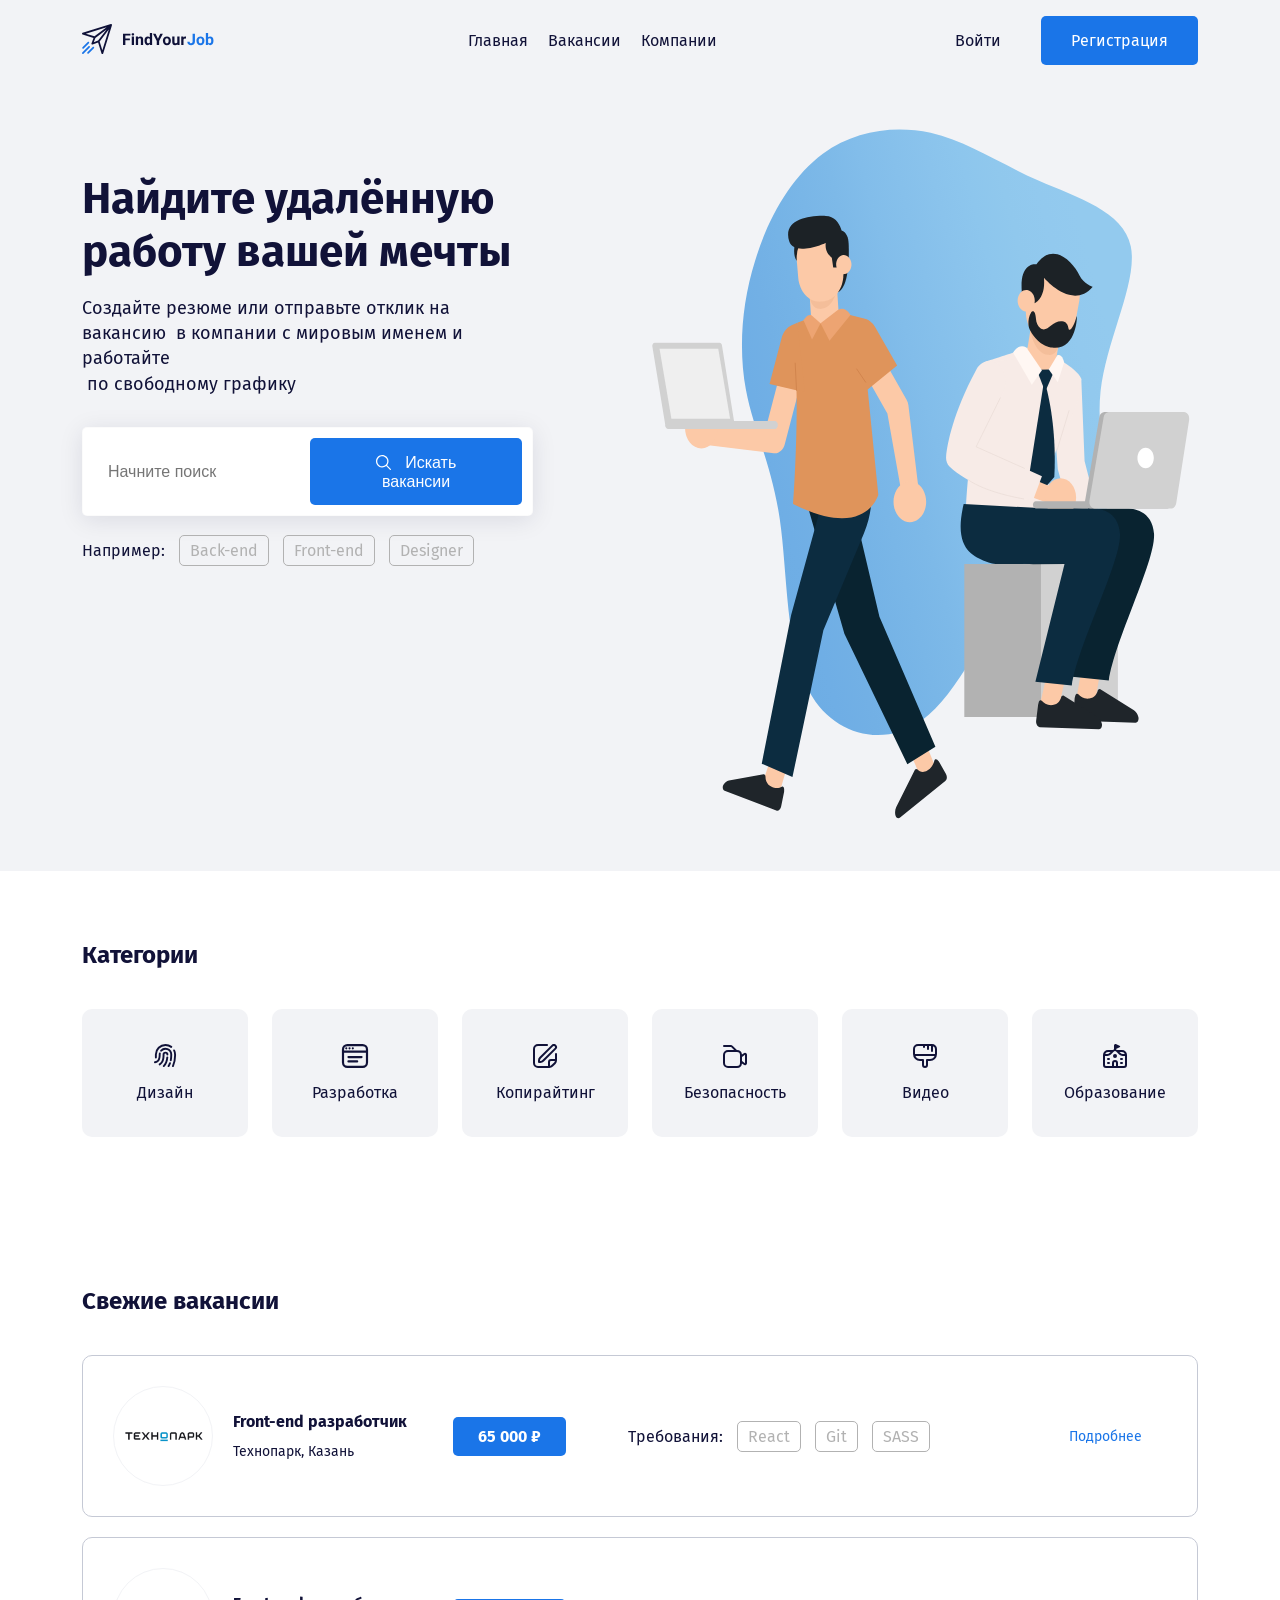
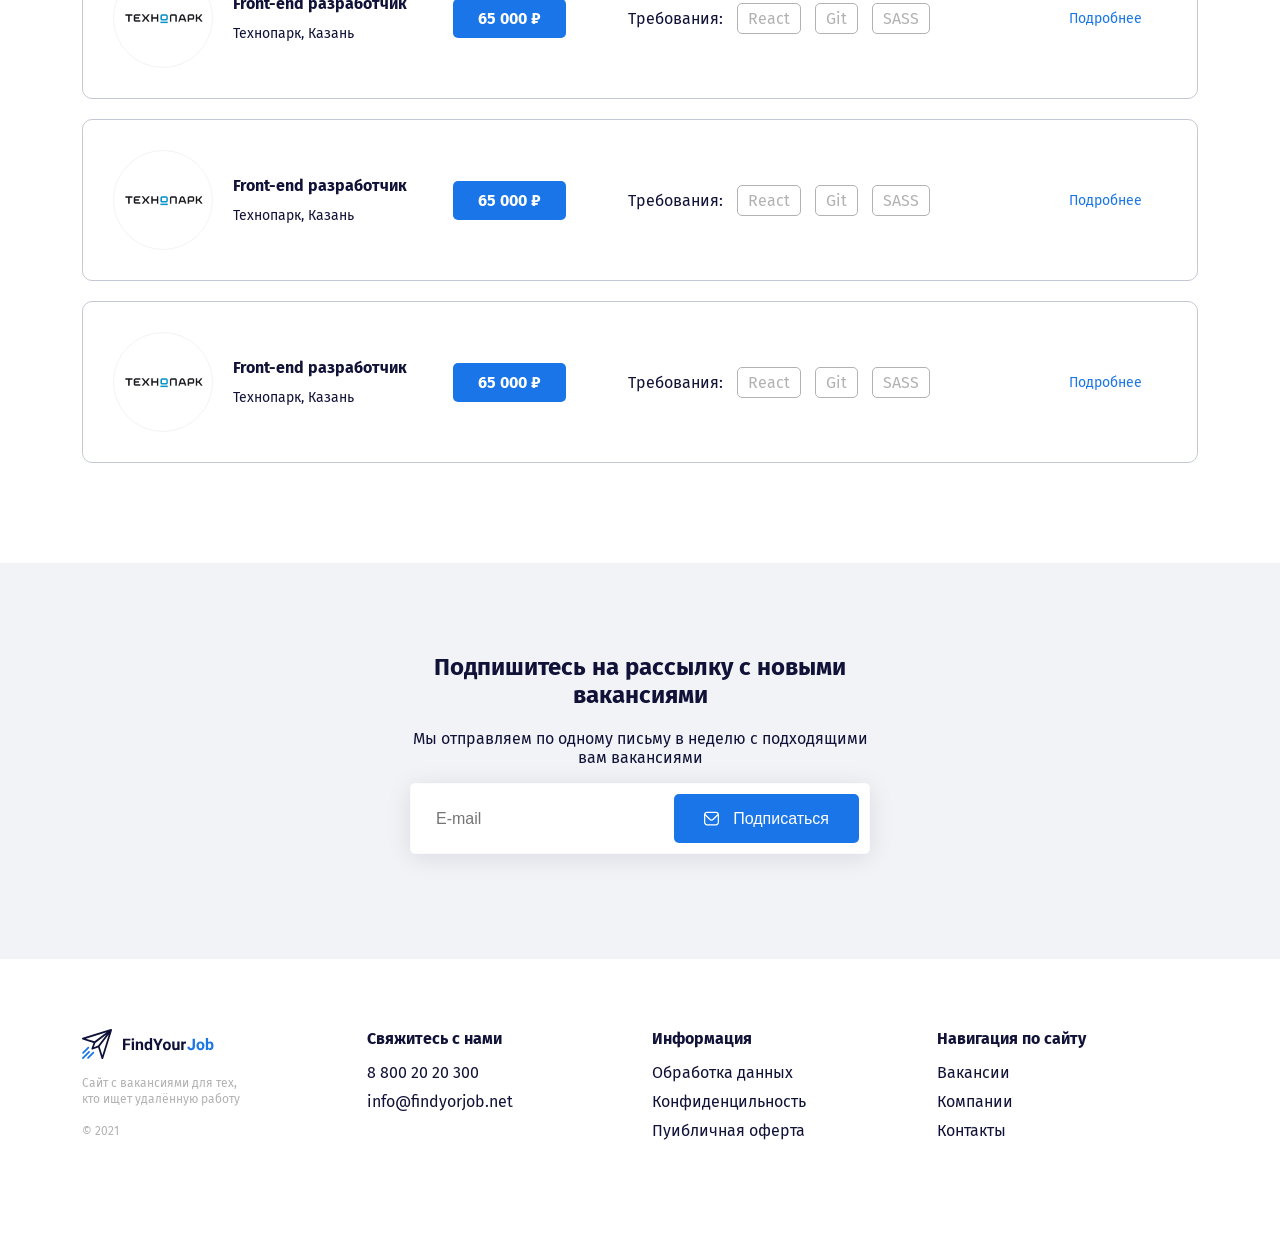
<file: index.html>
<!DOCTYPE html>
<html lang="ru">
    <head>
        <meta charset="utf-8">
        <meta http-equiv="X-UA-Compatible" content="IE=edge">
        <meta name="viewport" content="width=device-width, initial-scale=1.0">
	    <title>FindYourJob - сайт про удалённую работу</title>
	    <link rel="stylesheet" href="css/bootstrap-grid.min.css" />
	    <link rel="stylesheet" type="text/css" href="css/style.css" />
	    <link rel="preconnect" href="https://fonts.gstatic.com">  
	    <link href="https://fonts.googleapis.com/css2?family=Fira+Sans:wght@400;700;900&display=swap" rel="stylesheet">
    </head>
<body>
	<header class="header pb-5">
		<div class="container">
			<div class="row align-items-center py-3">
				<div class="col-2">
					<a href="/" class="logo-link">
						<img src="img/logo.svg" alt="logo: find your job" />
					</a>
				</div>
				<div class="col d-flex justify-content-center">
					<nav class="nav">
						<ul class="menu d-flex">
							<li class="menu-item"> <a href="#" class="menu-link">Главная</a></li>
							<li class="menu-item"> <a href="#" class="menu-link">Вакансии</a></li>
							<li class="menu-item"> <a href="#" class="menu-link">Компании</a></li>
						</ul>
					</nav>
				</div>
				<div class="col-3 d-flex align-items-center justify-content-end">
					<a href="#" class="button button-link">Войти</a>
					<a href="#" class="button button-primary">Регистрация</a>
				</div>
			</div>
		<div class="row pt-5">
		    <div class="col-5">
		    	<h1 class="hero-title">Найдите удалённую работу вашей мечты</h1>
		    	<p class="hero-text">Создайте резюме или отправьте отклик на вакансию  в&nbsp;компании с мировым именем и работайте <br>  по свободному графику</p>
		    	<form action="#" class="hero-form">
		    	    <div class="input-group d-flex">
		    		    <input type="text" class="input" placeholder="Начните поиск">
		    		    <button class="button button-primary">
		    			<img class="button-icon" src="img/search.svg" alt="icon: search">
		    			<span class="button-text">Искать вакансии</span>
		    		    </button>
		    	    </div>
		    	</form>
		    	<div class="tags-group">
		    		<span class="tags-label">Например:</span>
		    		<a href="#" class="tag">Back-end</a>
		    		<a href="#" class="tag">Front-end</a>
		    		<a href="#" class="tag">Designer</a>
		    	</div>
		    </div>
            <div class="col-6 offset-1">
                <img src="img/hero-image.svg" alt="image: people with laptops" class="hero-image">
            </div>
		 </div>
		</div>
	</header>
	<section class="section">
		<div class="container">
			<h2 class="section-title">Категории</h2>
			<div class="row">
				<div class="col-2">
					<a href="#" class="card d-flex flex-column align-items-center">
						<svg height="24" class="card-icon">
                            <use href="img/icons.svg#brush"></use>
                        </svg>
                        <span class="card-text">Дизайн</span></a>
				</div>
				<div class="col-2">
					<a href="#" class="card d-flex flex-column align-items-center">
					    <svg height="24" class="card-icon">
                            <use href="img/icons.svg#browser"></use>
                         </svg>
                         <span class="card-text">Разработка</span></a>
				</div>
				<div class="col-2">
					<a href="#" class="card d-flex flex-column align-items-center">
					    <svg height="24" class="card-icon">
                            <use href="img/icons.svg#edit"></use>
                        </svg>
                        <span class="card-text">Копирайтинг</span></a>
                </div>
				<div class="col-2">
					<a href="#" class="card d-flex flex-column align-items-center">
					    <svg height="24" class="card-icon">
                            <use href="img/icons.svg#fingerprint"></use>
                        </svg>
                        <span class="card-text">Безопасность</span></a>
                </div>
				<div class="col-2">
					<a href="#" class="card d-flex flex-column align-items-center">
					    <svg height="24" class="card-icon">
                            <use href="img/icons.svg#camera"></use>
                        </svg>
                        <span class="card-text">Видео</span></a>
				</div>
				<div class="col-2">
					<a href="#" class="card d-flex flex-column align-items-center">
					    <svg height="24" class="card-icon">
                            <use href="img/icons.svg#school"></use>
                        </svg>
                        <span class="card-text">Образование</span></a>
				</div>
			</div>
		</div>
	</section>
	<section class="section offers">
		<div class="container">
			<h2 class="section-title">Свежие вакансии</h2>
			<div class="offer d-flex align-items-center">
				<div class="offer-image"></div>
				<div class="offer-title">
					<h3 class="offer-heading">Front-end разработчик</h3>
					<span class="offer-place">Технопарк, Казань</span>
				</div>
				<span class="offer-salary">65 000 &#8381</span>
				<div class="tags-group">
		    		<span class="tags-label">Требования:</span>
		    		<a href="#" class="tag">React</a>
		    		<a href="#" class="tag">Git</a>
		    		<a href="#" class="tag">SASS</a>
		    	</div>
		    	<a href="#" class="more">Подробнее</a>
			</div>
			<div class="offer d-flex align-items-center">
				<div class="offer-image"></div>
				<div class="offer-title">
					<h3 class="offer-heading">Front-end разработчик</h3>
					<span class="offer-place">Технопарк, Казань</span>
				</div>
				<span class="offer-salary">65 000 &#8381</span>
				<div class="tags-group">
		    		<span class="tags-label">Требования:</span>
		    		<a href="#" class="tag">React</a>
		    		<a href="#" class="tag">Git</a>
		    		<a href="#" class="tag">SASS</a>
		    	</div>
		    	<a href="#" class="more">Подробнее</a>
			</div>
			<div class="offer d-flex align-items-center">
				<div class="offer-image"></div>
				<div class="offer-title">
					<h3 class="offer-heading">Front-end разработчик</h3>
					<span class="offer-place">Технопарк, Казань</span>
				</div>
				<span class="offer-salary">65 000 &#8381</span>
				<div class="tags-group">
		    		<span class="tags-label">Требования:</span>
		    		<a href="#" class="tag">React</a>
		    		<a href="#" class="tag">Git</a>
		    		<a href="#" class="tag">SASS</a>
		    	</div>
		    	<a href="#" class="more">Подробнее</a>
			</div>
			<div class="offer d-flex align-items-center">
				<div class="offer-image"></div>
				<div class="offer-title">
					<h3 class="offer-heading">Front-end разработчик</h3>
					<span class="offer-place">Технопарк, Казань</span>
				</div>
				<span class="offer-salary">65 000 &#8381</span>
				<div class="tags-group">
		    		<span class="tags-label">Требования:</span>
		    		<a href="#" class="tag">React</a>
		    		<a href="#" class="tag">Git</a>
		    		<a href="#" class="tag">SASS</a>
		    	</div>
		    	<a href="#" class="more">Подробнее</a>
			</div>
		</div>
	</section>
	<section class="section subscribe">
		<div class="container">
			<form class="subscribe-form">
				<h2 class="subscribe-title">Подпишитесь на рассылку с новыми вакансиями</h2>
				<p class="subscribe-subtitle">Мы отправляем по одному письму в&nbsp;неделю с&nbsp;подходящими вам вакансиями</p>
                <div class="input-group d-flex">
		    		 <input type="text" class="input" placeholder="E-mail">
		    		 <button class="button button-primary">
		    	     <img class="button-icon" src="img/Vector.svg" alt="icon: Vector">
		    	     <span class="button-text">Подписаться</span>
		             </button>
		    	</div>
			</form>
		</div>
	</section>
	<footer class="footer">
		<div class="container">
			<div class="row">
				<div class="col-3">
                   <img src="img/logo.svg" alt="log: Find Your Job" class="footer-logo">
                   <p class="footer-description">Сайт с вакансиями для тех,<br> кто ищет удалённую работу</p>
                   <span class="footer-copyright">&#169 2021</span>
			</div>
		        <div class="col-3">
		        	<h3 class="footer-title">Свяжитесь с нами</h3>
		        	<ul class="footer-list">
		        		<li class="footer-list-item"><a href="tel: +78002020300" class="footer-list-link">8 800 20 20 300</a></li>
		        		<li class="footer-list-item"><a href="mailto: info@findyorjob.net" class="footer-list-link">info@findyorjob.net</a></li>
		        	</ul>
			</div>
				<div class="col-3">
					<h3 class="footer-title">Информация</h3>
		        	<ul class="footer-list">
		        		<li class="footer-list-item"><a href="#" class="footer-list-link">Обработка данных</a></li>
		        		<li class="footer-list-item"><a href="#" class="footer-list-link">Конфиденцильность</a></li>
		        		<li class="footer-list-item"><a href="#" class="footer-list-link">Пуибличная оферта</a></li>
		        	</ul>
			</div>
				<div class="col-3">
					<h3 class="footer-title">Навигация по сайту</h3>
		        	<ul class="footer-list">
		        		<li class="footer-list-item"><a href="#" class="footer-list-link">Вакансии</a></li>
		        		<li class="footer-list-item"><a href="#" class="footer-list-link">Компании</a></li>
		        		<li class="footer-list-item"><a href="#" class="footer-list-link">Контакты</a></li>
		        	</ul>
			</div>
		</div>
	</footer>
</body>
</html>
</file>
<file: css/style.css>
*, 
*:before, 
*:after {
	 box-sizing: border-box;
}
body {
	font-family: 'Fira Sans', sans-serif;
    font-size: 16px;
    color: #111238;
    margin: 0;
}
.header{
	background: #f2f3f6;
}
.menu {
	list-style: none;
	padding: 0;
	margin: 0;
}
.menu-item:not(:last-child) {
	margin-right: 20px;
}
.menu-link{
	color: #111238;
	text-decoration: none;
}
.button{
	text-decoration: none;
	display: inline-block;
	border: none;
	font-size: 16px;
}
.button-link{
	color: #111238;
	padding: 10px;
	margin-right: 30px;
}
.button-primary{
	background: #1a75e8;
	border-radius: 5px;
	padding-top: 15px;
	padding-right: 30px;
	padding-bottom: 15px;
	padding-left: 30px;
	color: #fff;
}
.button-icon{
	vertical-align: middle;
	margin-right: 10px;
}
.button-text{
	vertical-align: middle;
}
.hero-title{
	font-size: 44px;
	line-height: 53px;
	margin-bottom: 15px;
	margin-top: 43px;
}
.hero-text{
	font-size: 18px;
    line-height: 140%;
    margin-bottom: 30px;
}
.input-group{
	background: #fff;
	border: 1px solid rgba(209, 209, 209, 0.1);
    box-shadow: 0px 4px 25px rgba(15, 17, 56, 0.1);
    border-radius: 5px;
    padding: 10px;
    margin-bottom: 25px;
}
.input{
	background: #fff;
	border: none;
	flex-grow: 1;
	font-size: 16px;
	line-height: 19px;
	padding-left: 15px;

}
.input:focus{
	outline: none;
}
.text-group{
	padding-left: 15px;
	color: #b2b2b2;
	font-size: 14px;
	line-height: 17px;
}
.tag{
	color: #b2b2b2;
	text-decoration: none;
	padding: 5px 10px;
	margin-left: 10px;
	border: 1px solid #b2b2b2;
	border-radius: 5px;
}
.section {
	padding-top: 70px;
	padding-bottom: 80px;
}
.section-title{
	margin-bottom: 40px;
	margin-top: 0px;
}
.card{
	text-decoration: none;
	color: #111238;
	background: #f2f3f6;
	border-radius: 10px;
	padding: 35px;
	transition: background 0.2s, color 0.2s;
}
.card:hover {
	background: #1a75e8;
	color: #fff;
}
.card:hover .card-icon {
	fill: #fff;
}
.card-icon{
	fill: #111238;
	margin-bottom: 15px;
    transition: fill 0.2s;
}
.offer{
	border: 1px solid #c5c9d5;
    border-radius: 10px;
    padding: 30px;
    margin-bottom: 20px;
}
.offer-image{
	width: 100px;
	height: 100px;
	border-radius: 50%;
	border: 1px solid #f2f3f6;
	background: #fff url('../img/logo-company.png') no-repeat center / contain;
}
.offer-title{
	margin-left: 20px;
}
.offer-heading{
	font-size: 16px;
	line-height: 19px;
	margin-bottom: 10px;
	margin-top: 0;
}
.offer-place{
	font-size: 14px;
	line-height: 17px;
}
.offer-salary{
	margin-left: 46px;
	margin-right: 62px;
	font-size: 16px;
	font-weight: bold;
	line-height: 19px;
	color: #fff;
	background: #1a75e8;
	border-radius: 5px;
	padding: 10px 25px;
}
.more{
	font-size: 14px;
	line-height: 17px;
	color: #1a75e8;
	text-decoration: none;
	margin-left: auto;
    margin-right: 25px;
}
.subscribe{
	background: #f2f3f6;
}
.subscribe-form{
	max-width: 460px;
	text-align: center;
	margin: auto;
}
.subcribe-title{
	font-size: 36px;
	line-height: 43px;
	margin-bottom: 20px;
}
.subcribe-subtitle{
	font-size: 18px;
	line-height: 140%;
	margin-bottom: 40px;
}
.footer{
padding-top: 70px;
padding-bottom: 100px;
}
.footer-description, .footer-copyright{
	font-size: 12px;
	line-height: 140%;
	color: #b2b2b2;
}
.footer-title{
	margin-top: 0;
	font-weight: bold;
	font-size: 16px;
	line-height: 19px;
	margin-bottom: 15px;
}
.footer-list{
	padding: 0;
	margin: 0;
	list-style: none;
}
.footer-list-link{
	display: block;
	margin-bottom: 10px;
	font-size: 16px;
	line-height: 19px;
	text-decoration: none;
	color: #111238;
}
</file>
